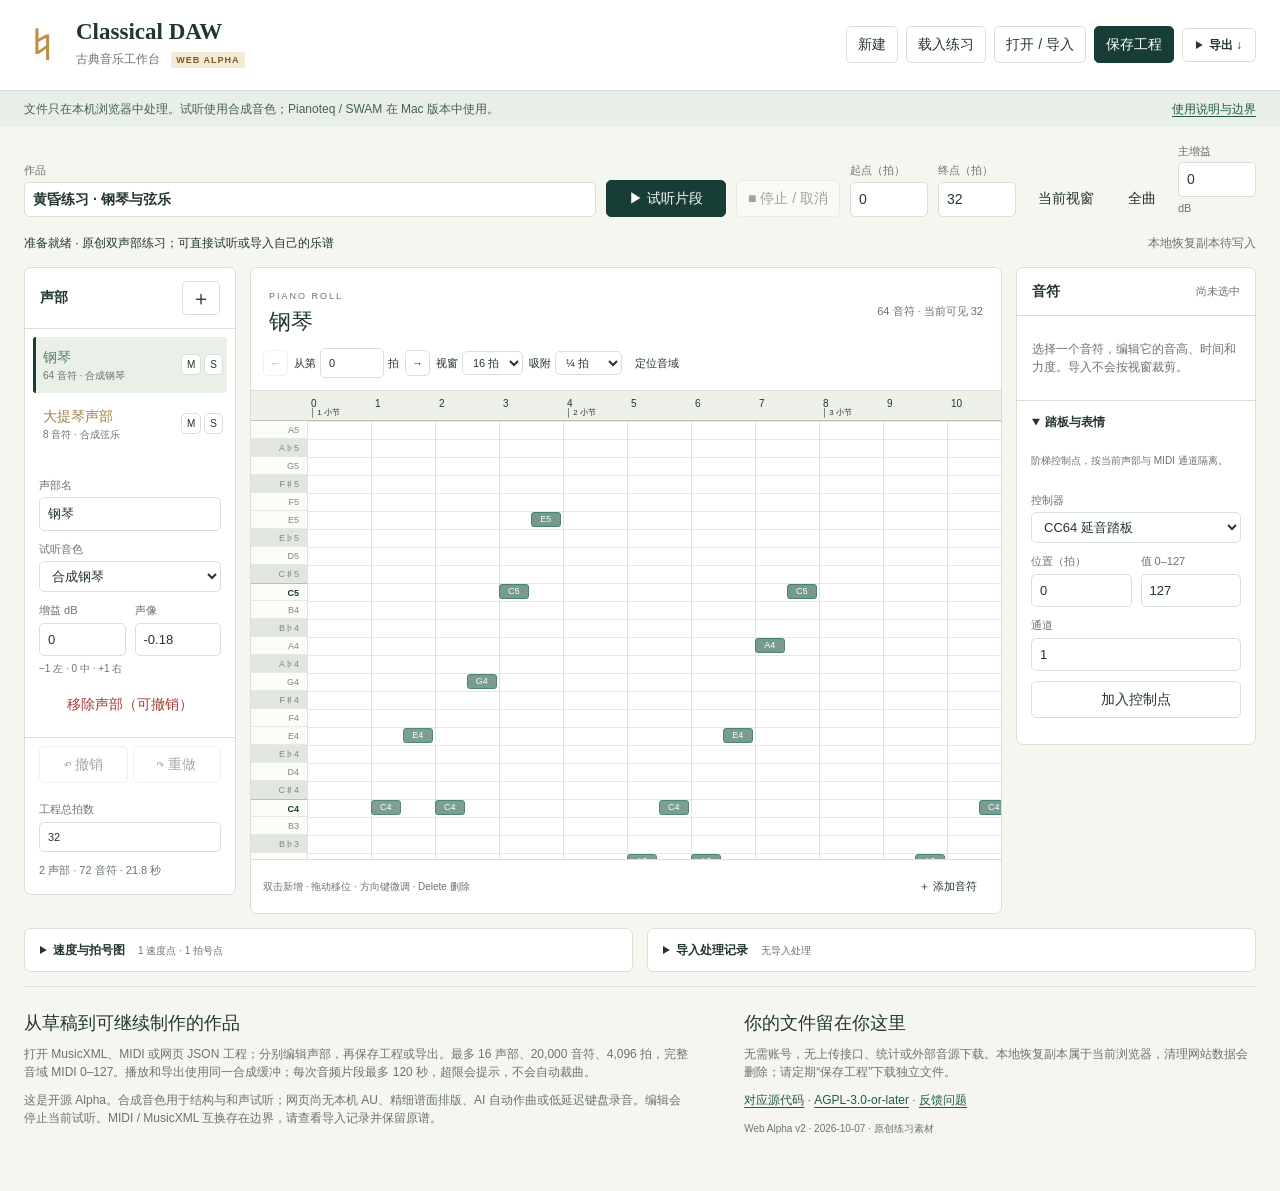
<file: web/index.html>
<!doctype html>
<html lang="zh-CN">
<head>
<meta charset="utf-8"><meta name="viewport" content="width=device-width,initial-scale=1">
<meta name="theme-color" content="#173d36"><meta name="description" content="免费的开源古典音乐草稿工作站：本地导入乐谱、多声部编辑、合成试听和导出。">
<meta http-equiv="Content-Security-Policy" content="default-src 'self'; script-src 'self'; style-src 'self' 'unsafe-inline'; img-src 'self' data:; worker-src 'self'; connect-src 'none'; media-src 'self' blob:; object-src 'none'; base-uri 'none'; form-action 'none'">
<title>Classical DAW · 古典音乐工作台</title>
<link rel="icon" href="icon.svg" type="image/svg+xml"><link rel="stylesheet" href="styles.css">
</head>
<body>
<header class="masthead">
  <a class="brand" href="./" aria-label="Classical DAW 首页"><span class="brand-icon" aria-hidden="true">♮</span><span>Classical DAW<small>古典音乐工作台 <b>WEB ALPHA</b></small></span></a>
  <div class="file-actions"><button id="new-project">新建</button><button id="load-demo">载入练习</button><button id="open-file">打开 / 导入</button><button id="save-project" class="primary">保存工程</button>
    <details class="exports"><summary>导出 ↓</summary><div><button id="export-midi">全部声部 · MIDI</button><button id="export-xml">全部声部 · MusicXML</button><button id="export-wav">选定片段 · WAV</button></div></details>
    <input id="file-input" type="file" accept=".json,.musicxml,.xml,.mid,.midi" hidden>
  </div>
</header>
<div class="notice">文件只在本机浏览器中处理。试听使用合成音色；Pianoteq / SWAM 在 Mac 版本中使用。<a href="#help">使用说明与边界</a></div>
<section id="recovery" class="recovery" hidden><div><strong>找到未处理的本地副本</strong><p>本次编辑不会覆盖这些副本。请选择恢复或下载备份。</p></div><div id="recovery-list"></div></section>
<section class="transport" aria-label="播放与工程">
  <label class="title-field"><span>作品</span><input id="project-title" maxlength="160" value=""></label>
  <button id="play" class="primary transport-button">▶ 试听片段</button><button id="stop" disabled>■ 停止 / 取消</button>
  <label>起点（拍）<input id="range-start" type="number" min="0" step="0.25" value="0"></label>
  <label>终点（拍）<input id="range-end" type="number" min="0.001" step="0.25" value="32"></label>
  <button id="range-view" class="quiet">当前视窗</button><button id="range-all" class="quiet">全曲</button>
  <label>主增益 <input id="master-gain" type="number" min="-60" max="0" step="1" value="-6"> dB</label>
</section>
<div class="status-strip"><span id="status" role="status" aria-live="polite">载入工作区…</span><span id="autosave-status">本地恢复副本待写入</span><progress id="render-progress" max="1" value="0" hidden></progress></div>
<main class="workspace">
  <aside class="tracks panel">
    <div class="panel-heading"><h2>声部</h2><button id="add-track" title="添加声部">＋</button></div>
    <div id="track-list" role="list" aria-label="声部列表"></div>
    <form id="track-form" class="fields"><label>声部名<input id="track-name" maxlength="128"></label><label>试听音色<select id="track-instrument"><option value="piano">合成钢琴</option><option value="strings">合成弦乐</option><option value="sine">纯音</option></select></label><div class="field-pair"><label>增益 dB<input id="track-gain" type="number" min="-60" max="12" step="1"></label><label>声像<input id="track-pan" type="number" min="-1" max="1" step="0.1"></label></div><small>−1 左 · 0 中 · +1 右</small><button id="delete-track" type="button" class="danger quiet">移除声部（可撤销）</button></form>
    <div class="history"><button id="undo" disabled>↶ 撤销</button><button id="redo" disabled>↷ 重做</button></div>
    <label class="length-field">工程总拍数<input id="length-beats" type="number" min="1" max="4096" step="1"></label>
    <small id="project-summary"></small>
  </aside>
  <section class="score panel">
    <div class="editor-heading"><div><span class="eyebrow">PIANO ROLL</span><h2 id="active-track-name">钢琴卷帘</h2></div><span id="note-count"></span></div>
    <div class="view-tools"><button id="view-prev" aria-label="向前一个视窗">←</button><label>从第 <input id="view-start" type="number" min="0" step="1" value="0"> 拍</label><button id="view-next" aria-label="向后一个视窗">→</button><label>视窗<select id="view-span"><option value="8">8 拍</option><option value="16" selected>16 拍</option><option value="32">32 拍</option><option value="64">64 拍</option></select></label><label>吸附<select id="snap"><option value="0.25">¼ 拍</option><option value="0.5">½ 拍</option><option value="1">1 拍</option><option value="0.3333333333333333">⅓ 拍</option><option value="0">不吸附</option></select></label><button id="fit-pitch" class="quiet">定位音域</button></div>
    <div id="roll-scroll" class="roll-scroll"><div id="roll" class="roll" tabindex="0" role="group" aria-label="钢琴卷帘；双击空白添加音符，选择音符后方向键移动"><div id="grid" class="grid"></div><div id="ruler" class="ruler" aria-hidden="true"></div><div id="pitches" class="pitches" aria-hidden="true"></div><div id="note-layer"></div><div id="playhead" hidden></div></div></div>
    <div class="editor-foot"><span>双击新增 · 拖动移位 · 方向键微调 · Delete 删除</span><button id="add-note" class="quiet">＋ 添加音符</button></div>
  </section>
  <aside class="inspector panel">
    <div class="panel-heading"><h2>音符</h2><span id="note-label">尚未选中</span></div>
    <p id="empty-selection" class="muted">选择一个音符，编辑它的音高、时间和力度。导入不会按视窗裁剪。</p>
    <form id="note-form" class="fields" hidden>
      <label>音高<select id="note-pitch"></select></label>
      <div class="field-pair"><label>起点（拍）<input id="note-start" type="number" min="0" step="0.001"></label><label>时值（拍）<input id="note-duration" type="number" min="0.0010416667" step="0.001"></label></div>
      <div class="field-pair"><label>力度<input id="note-velocity" type="number" min="1" max="127" step="1"></label><label>MIDI 通道<input id="note-channel" type="number" min="1" max="16" step="1"></label></div>
      <label>歌词<input id="note-lyric" maxlength="256" placeholder="可选"></label><div class="field-pair"><button id="copy-note" type="button">复制</button><button id="delete-note" type="button" class="danger">删除</button></div>
    </form>
    <details class="control-details" open><summary>踏板与表情</summary><p class="muted">阶梯控制点，按当前声部与 MIDI 通道隔离。</p><form id="control-form" class="fields"><label>控制器<select id="cc-kind"><option value="64">CC64 延音踏板</option><option value="11">CC11 表情</option><option value="7">CC7 音量</option><option value="10">CC10 声像</option></select></label><div class="field-pair"><label>位置（拍）<input id="cc-beat" type="number" min="0" step="0.25" value="0"></label><label>值 0–127<input id="cc-value" type="number" min="0" max="127" value="127"></label></div><label>通道<input id="cc-channel" type="number" min="1" max="16" value="1"></label><button type="submit">加入控制点</button></form><div id="control-list" class="event-list"></div></details>
  </aside>
</main>
<section class="lower-grid">
  <details class="panel map-panel"><summary>速度与拍号图 <span id="map-summary"></span></summary><div class="map-body"><form id="tempo-form"><label>第几拍<input id="tempo-beat" type="number" min="0" step="0.25" value="0"></label><label>BPM<input id="tempo-bpm" type="number" min="20" max="400" value="88"></label><button>设置速度点</button></form><div id="tempo-list" class="event-list"></div><form id="meter-form"><label>第几拍<input id="meter-beat" type="number" min="0" step="0.25" value="0"></label><label>分子<input id="meter-num" type="number" min="1" max="32" value="4"></label><label>分母<select id="meter-den"><option>1</option><option>2</option><option selected>4</option><option>8</option><option>16</option><option>32</option></select></label><button>设置拍号点</button></form><div id="meter-list" class="event-list"></div></div></details>
  <details id="import-report" class="panel"><summary>导入处理记录 <span id="report-count"></span></summary><ul id="report-list"></ul></details>
</section>
<footer id="help" class="help"><div><h2>从草稿到可继续制作的作品</h2><p>打开 MusicXML、MIDI 或网页 JSON 工程；分别编辑声部，再保存工程或导出。最多 16 声部、20,000 音符、4,096 拍，完整音域 MIDI 0–127。播放和导出使用同一合成缓冲；每次音频片段最多 120 秒，超限会提示，不会自动裁曲。</p><p>这是开源 Alpha。合成音色用于结构与和声试听；网页尚无本机 AU、精细谱面排版、AI 自动作曲或低延迟键盘录音。编辑会停止当前试听。MIDI / MusicXML 互换存在边界，请查看导入记录并保留原谱。</p></div><div><h2>你的文件留在你这里</h2><p>无需账号，无上传接口、统计或外部音源下载。本地恢复副本属于当前浏览器，清理网站数据会删除；请定期“保存工程”下载独立文件。</p><p><a id="source-link" href="https://github.com/oracle9i88/classical-daw/tree/feature/web-public-alpha-20261007">对应源代码</a> · <a href="https://github.com/oracle9i88/classical-daw/blob/feature/web-public-alpha-20261007/LICENSE">AGPL-3.0-or-later</a> · <a href="https://github.com/oracle9i88/classical-daw/issues">反馈问题</a></p><small>Web Alpha v2 · 2026-10-07 · 原创练习素材</small></div></footer>
<script type="module" src="app.js"></script>
</body></html>
</file>
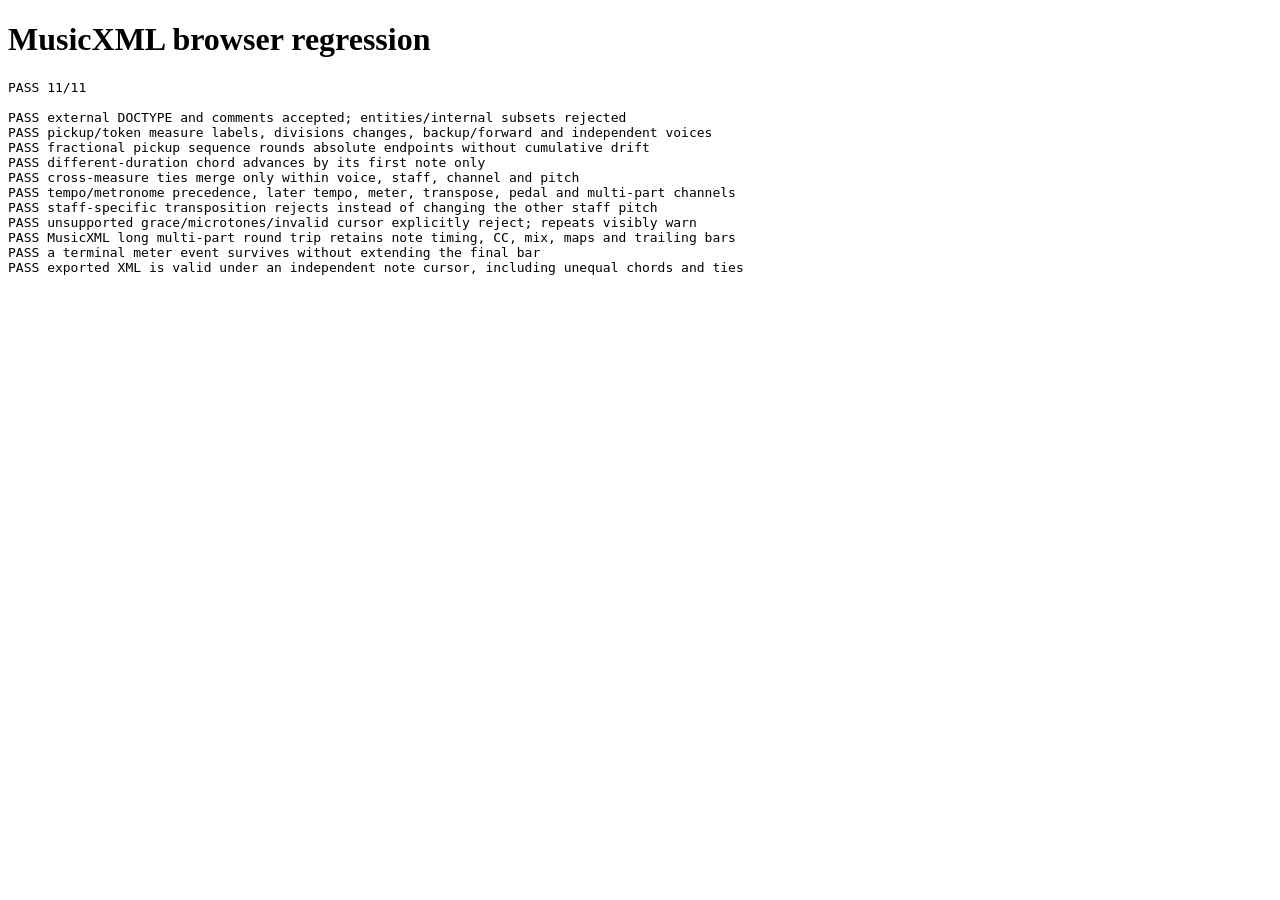
<file: web/tests/fixtures/formats-browser.html>
<!doctype html><html lang="zh-CN"><meta charset="utf-8"><title>MusicXML browser regression</title><body><h1>MusicXML browser regression</h1><pre id="result">Running…</pre><script type="module" src="./formats-browser.mjs"></script></body></html>
</file>
<file: web/styles.css>
*{box-sizing:border-box} [hidden]{display:none!important} :root{color-scheme:light;--ink:#23352f;--muted:#69746e;--line:#d8dfd8;--paper:#f5f6f0;--green:#173d36;--accent:#bc8e46;font:14px/1.5 -apple-system,BlinkMacSystemFont,"Segoe UI",sans-serif;color:var(--ink);background:var(--paper)} body{margin:0} button,input,select,summary{font:inherit} button,select,input{border:1px solid var(--line);border-radius:5px;background:#fff;color:var(--ink)} button{padding:7px 11px;cursor:pointer;white-space:nowrap} button:hover{background:#eaf0e7;border-color:#8aab99}button:disabled{opacity:.42;cursor:default}button.primary{background:var(--green);color:#fff;border-color:var(--green)}button.primary:hover{background:#24574a}.quiet{background:transparent;border-color:transparent}.danger{color:#a33b31}.muted,small{color:var(--muted)} input,select{padding:6px 8px;min-width:0}input:focus-visible,select:focus-visible,button:focus-visible,summary:focus-visible{outline:2px solid #467966;outline-offset:2px}a{color:#24594a;text-underline-offset:3px}.masthead{padding:19px 24px;display:flex;align-items:center;justify-content:space-between;gap:20px;background:#fff;border-bottom:1px solid var(--line)}.brand{color:var(--ink);text-decoration:none;display:flex;gap:12px;align-items:center;font:bold 23px/1.1 Georgia,serif;white-space:nowrap}.brand-icon{font:38px Georgia;color:var(--accent);width:40px}.brand small{display:block;font:12px/1.8 -apple-system,sans-serif;margin-top:5px}.brand b{font-size:9px;letter-spacing:1px;padding:3px 5px;color:#785b2e;background:#f4ead5;margin-left:8px}.file-actions{display:flex;gap:8px;align-items:center;flex-wrap:wrap}.exports{position:relative}.exports summary{border:1px solid var(--line);padding:7px 13px;border-radius:5px;cursor:pointer}.exports>div{position:absolute;right:0;top:42px;min-width:200px;padding:9px;background:#fff;border:1px solid var(--line);box-shadow:0 8px 28px #102d201a;z-index:20;display:grid;gap:5px}.notice{padding:9px 24px;background:#e8efe8;color:#476052;font-size:12px}.notice a{float:right}.transport{padding:16px 24px 12px;display:flex;gap:10px;align-items:end;flex-wrap:wrap}.transport label{display:flex;flex-direction:column;gap:3px;font-size:11px;color:var(--muted)}.transport input{width:78px;font-size:14px;color:var(--ink)}.transport .title-field{margin-right:auto;min-width:180px;flex:1}.title-field input{width:100%;font-weight:600;min-width:160px}.transport-button{min-width:120px}.status-strip{min-height:38px;padding:0 24px 10px;display:flex;gap:20px;font-size:12px;align-items:center}.status-strip #status{flex:1}.status-strip .error{color:#b0442e}#autosave-status{color:var(--muted);text-align:right}progress{width:160px;height:7px;accent-color:var(--green)}.workspace{display:grid;grid-template-columns:212px minmax(350px,1fr) 240px;gap:14px;padding:0 24px;align-items:start}.panel{background:#fff;border:1px solid var(--line);border-radius:7px;overflow:hidden}.panel-heading{padding:13px 15px;display:flex;align-items:center;justify-content:space-between;border-bottom:1px solid var(--line)}h2{font-size:14px;margin:0;font-weight:650}.panel-heading button{padding:1px 8px;font-size:20px}.panel-heading span{font-size:11px;color:var(--muted)}#track-list{padding:8px;max-height:245px;overflow:auto}.track-row{display:flex;gap:3px;align-items:center;padding:7px 4px;border-left:3px solid transparent;border-radius:3px;margin-bottom:3px}.track-row.selected{background:#eaf0e7;border-left-color:var(--green)}.track-row>.track-select{flex:1;text-align:left;background:none;border:0;overflow:hidden;text-overflow:ellipsis;padding:3px}.track-select small{display:block;font-size:10px}.track-row>.toggle{padding:2px 5px;font-size:10px}.toggle[aria-pressed=true]{background:var(--green);color:#fff}.fields{display:grid;gap:10px;padding:14px}.fields label{display:flex;flex-direction:column;gap:4px;font-size:11px;color:var(--muted)}.fields input,.fields select{width:100%;font-size:13px;color:var(--ink)}.field-pair{display:grid;grid-template-columns:1fr 1fr;gap:9px}.fields small{font-size:10px;margin-top:-5px}.history{padding:8px 14px;display:flex;gap:5px;border-top:1px solid var(--line)}.history button{flex:1}.length-field{padding:10px 14px;display:grid;gap:4px;color:var(--muted);font-size:11px}.length-field input{width:100%}#project-summary{display:block;padding:0 14px 15px;font-size:11px}.editor-heading{display:flex;justify-content:space-between;padding:16px 18px 10px;align-items:center}.eyebrow{color:var(--muted);font-size:9px;letter-spacing:2px}.editor-heading h2{font:22px/1.5 Georgia,serif}.editor-heading>span{font-size:11px;color:var(--muted)}.view-tools{display:flex;align-items:center;gap:6px;padding:0 12px 12px;font-size:11px;flex-wrap:wrap}.view-tools label{display:flex;align-items:center;gap:4px}.view-tools input{width:64px}.view-tools button,.view-tools select{padding:4px 6px;font-size:11px}.roll-scroll{height:470px;overflow:auto;border-top:1px solid var(--line);border-bottom:1px solid var(--line);scrollbar-color:#b8c4ba #f2f4ee}.roll{position:relative;min-width:100%;height:2334px;background:#fff}.grid{position:absolute;left:56px;top:30px;bottom:0;right:0;background-image:linear-gradient(to right,#dfe5db 1px,transparent 1px),linear-gradient(to bottom,#e4e9e1 1px,transparent 1px);background-size:64px 18px}.pitches{position:sticky;left:0;width:56px;z-index:5;background:#fbfcf8}.pitch{height:18px;line-height:18px;text-align:right;padding-right:8px;border-bottom:1px solid #e5e9e2;font-size:9px;color:#7b8b7d}.pitch.black{background:#e1e7df}.pitch.c{color:var(--green);font-weight:bold;border-top:1px solid #b1c0af}.ruler{position:sticky;top:0;height:30px;background:#edf1e9;border-bottom:1px solid #b5c4b3;z-index:8}.ruler>span{position:absolute;top:5px;font-size:10px;white-space:nowrap}.note{position:absolute;height:15px;border:1px solid #347064;border-radius:3px;background:#658f7e;color:#fff;font-size:9px;line-height:13px;overflow:hidden;padding:0 3px;white-space:nowrap;cursor:grab;touch-action:none;z-index:3}.note.selected{background:#c19950;border-color:#815f29;box-shadow:0 0 0 1px #815f29;z-index:4}.note:hover{filter:brightness(1.1)}#playhead{position:absolute;top:30px;bottom:0;border-left:2px solid #d27348;z-index:7;pointer-events:none}.editor-foot{display:flex;justify-content:space-between;align-items:center;padding:10px 12px;font-size:10px;color:var(--muted);gap:6px}.editor-foot button{font-size:11px}.inspector>.muted{padding:12px 15px;font-size:12px}.control-details{border-top:1px solid var(--line)}summary{cursor:pointer;padding:12px 15px;font-weight:600;font-size:12px}.control-details p{padding:0 14px;font-size:10px}.event-list{padding:0 14px 12px;max-height:175px;overflow:auto}.event{display:flex;justify-content:space-between;gap:8px;align-items:center;font-size:11px;padding:4px 0;border-bottom:1px solid #edf0e9}.event button{padding:0 5px;font-size:11px}.lower-grid{padding:14px 24px;display:grid;grid-template-columns:1fr 1fr;gap:14px}.lower-grid summary span{font-weight:400;color:var(--muted);font-size:10px;margin-left:10px}.map-body{padding:0 14px}.map-body form{display:flex;gap:7px;align-items:end;flex-wrap:wrap;margin:8px 0}.map-body label{font-size:10px;display:grid;gap:3px}.map-body input{width:74px}.map-body button{font-size:11px}.map-body .event-list{padding:0;max-height:100px}.lower-grid ul{padding:0 30px 15px;font-size:12px;max-height:240px;overflow:auto}.help{margin:0 24px 30px;padding:24px 0;border-top:1px solid var(--line);display:grid;grid-template-columns:1.3fr 1fr;gap:55px;color:var(--muted);font-size:12px}.help h2{color:var(--ink);font:18px Georgia,serif}.help p{margin:10px 0}.help small{font-size:10px}.recovery{margin:12px 24px;padding:12px 16px;border:1px solid #d4ba83;background:#fcf4df;border-radius:6px;font-size:12px}.recovery p{margin:3px 0}.recovery-item{display:flex;gap:8px;align-items:center;padding-top:8px;flex-wrap:wrap}.recovery-item span{flex:1}form{margin:0}@media(min-width:1500px){.workspace{grid-template-columns:235px minmax(350px,1fr) 260px}.roll-scroll{height:560px}}@media(max-width:1050px){.workspace{grid-template-columns:180px minmax(300px,1fr)}.inspector{grid-column:1/-1;display:grid;grid-template-columns:1fr 1fr}.inspector>.panel-heading{grid-column:1/-1}.control-details{border-top:0;border-left:1px solid var(--line)}.inspector>.fields{align-content:start}.brand{font-size:20px}.masthead{padding:15px}.workspace,.lower-grid{padding-left:15px;padding-right:15px}}@media(max-width:650px){.masthead{display:block}.file-actions{margin-top:15px;gap:5px}.file-actions button,.exports summary{font-size:12px}.notice{padding:8px 15px}.notice a{float:none;display:block}.transport{padding:12px 15px}.transport .title-field{flex-basis:100%}.transport label{font-size:10px}.transport input{width:64px}.status-strip{padding:0 15px 10px;display:block}.status-strip span{display:block}#autosave-status{text-align:left;margin-top:4px}.workspace{grid-template-columns:1fr}.tracks{display:block}.tracks .fields{display:grid;grid-template-columns:1fr 1fr}.tracks .fields>.field-pair{grid-column:1/-1}#track-list{display:flex;overflow:auto;max-height:none}.track-row{min-width:150px}.tracks .panel-heading{padding:8px 12px}.history{display:inline-flex;width:50%;vertical-align:bottom}.length-field{display:inline-grid;width:48%;padding:8px}#project-summary{padding:3px 12px 8px}.inspector{grid-column:auto;display:block}.control-details{border-left:0;border-top:1px solid var(--line)}.roll-scroll{height:370px}.lower-grid,.help{grid-template-columns:1fr;gap:15px}.help{margin:0 15px 20px}.editor-foot{align-items:start}.editor-foot span{max-width:180px}.recovery{margin:12px 15px}}
</file>
